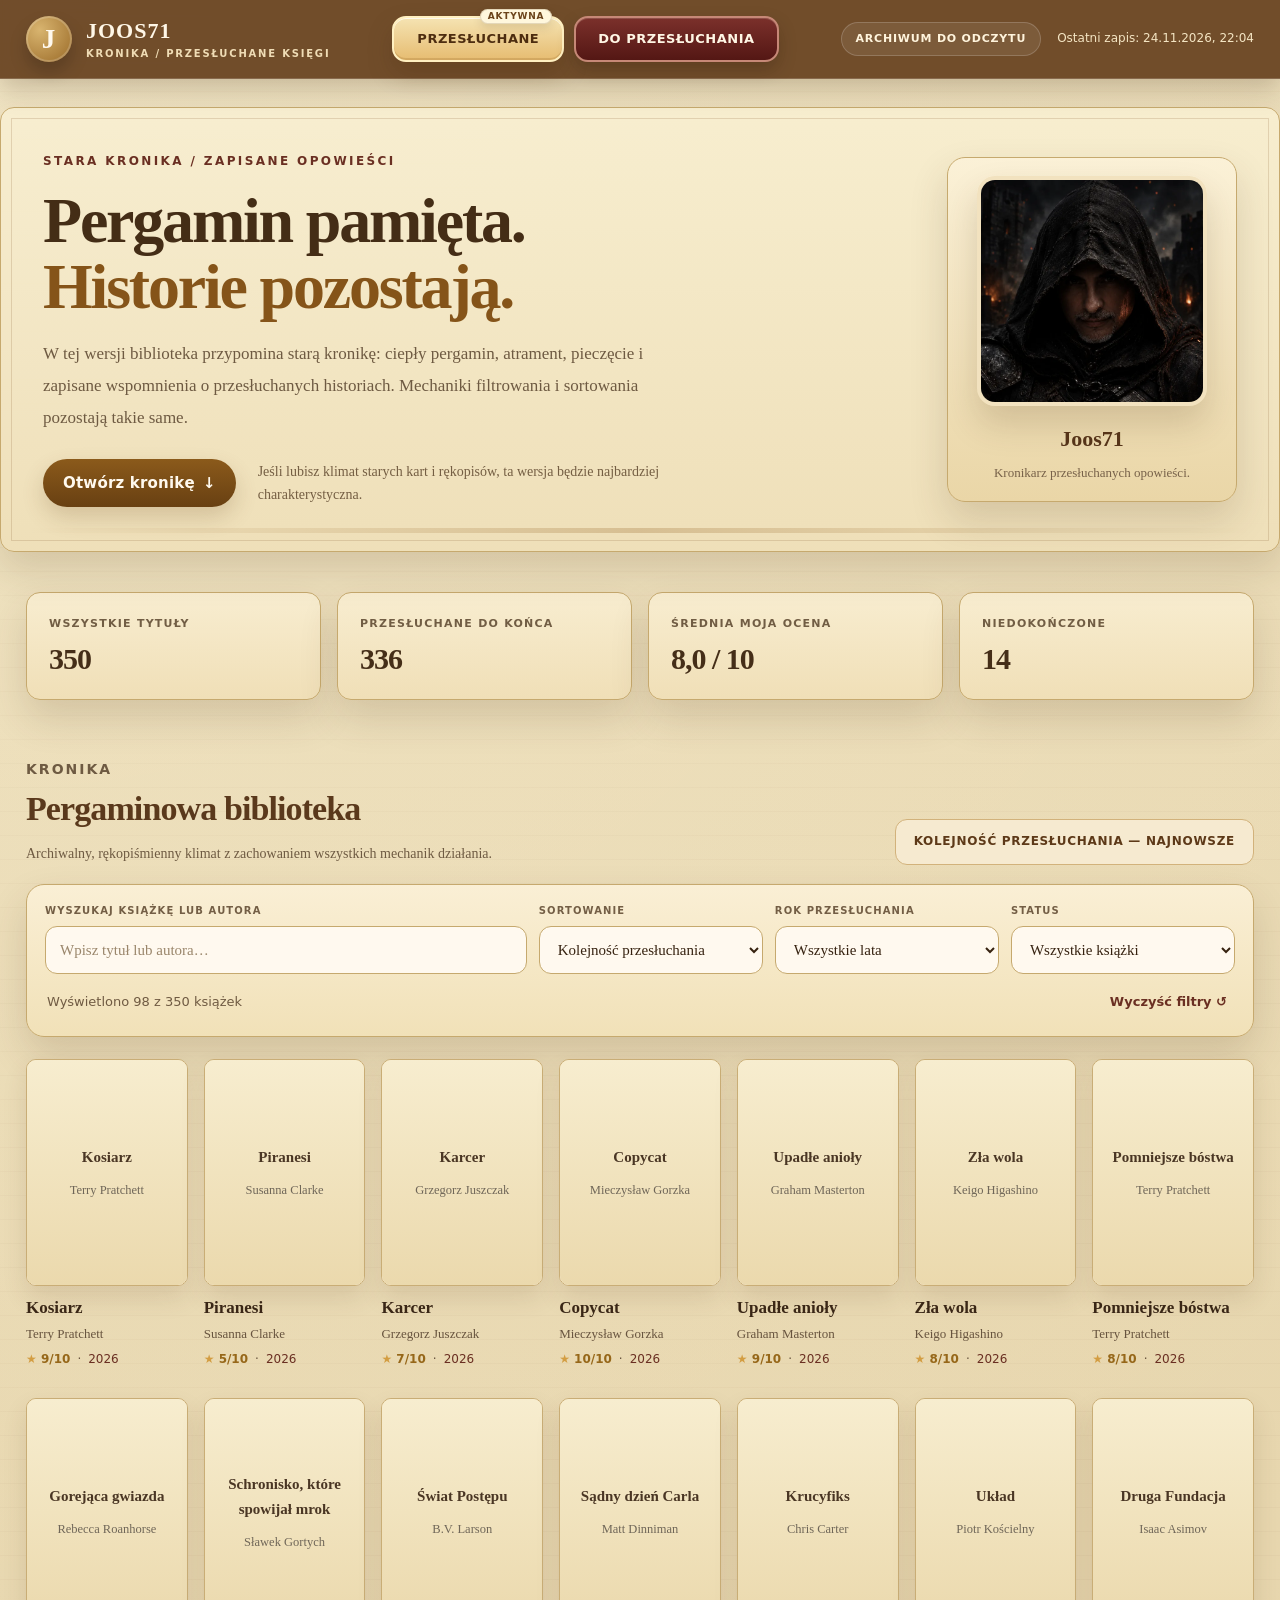
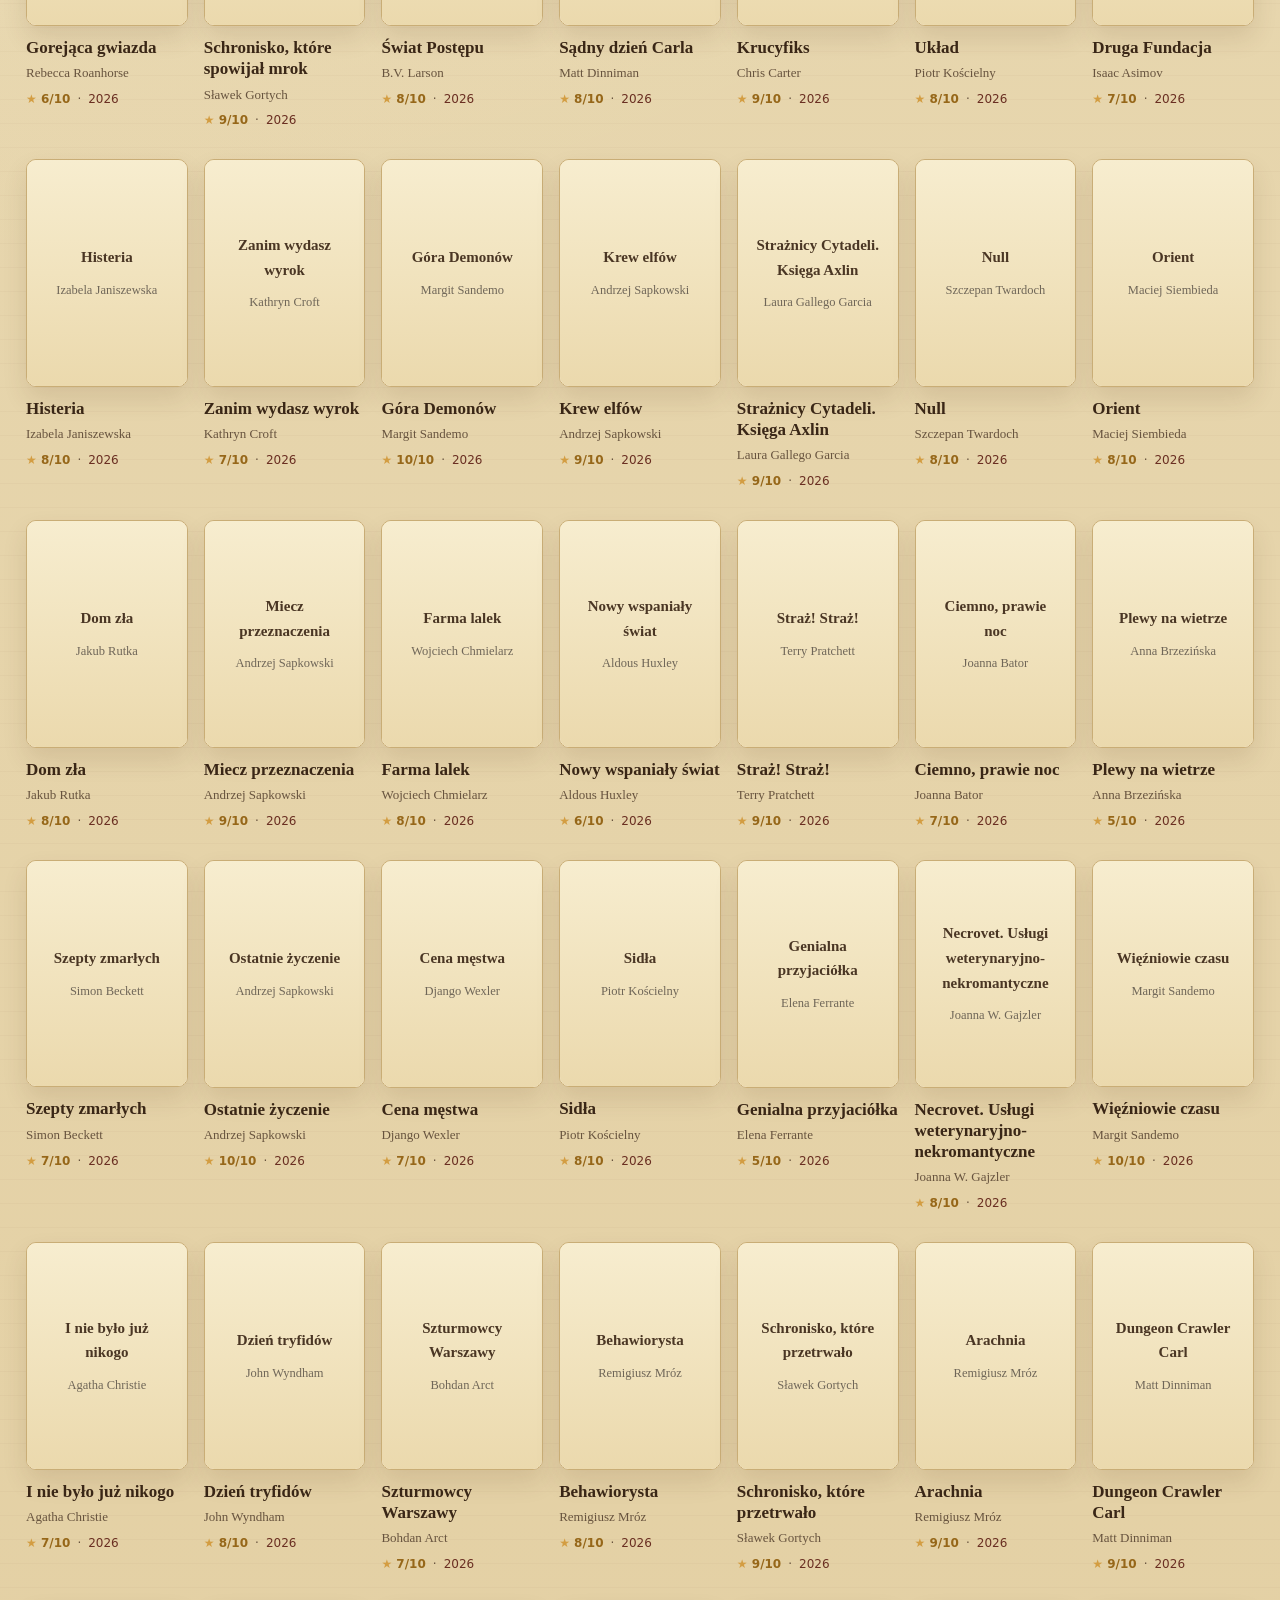
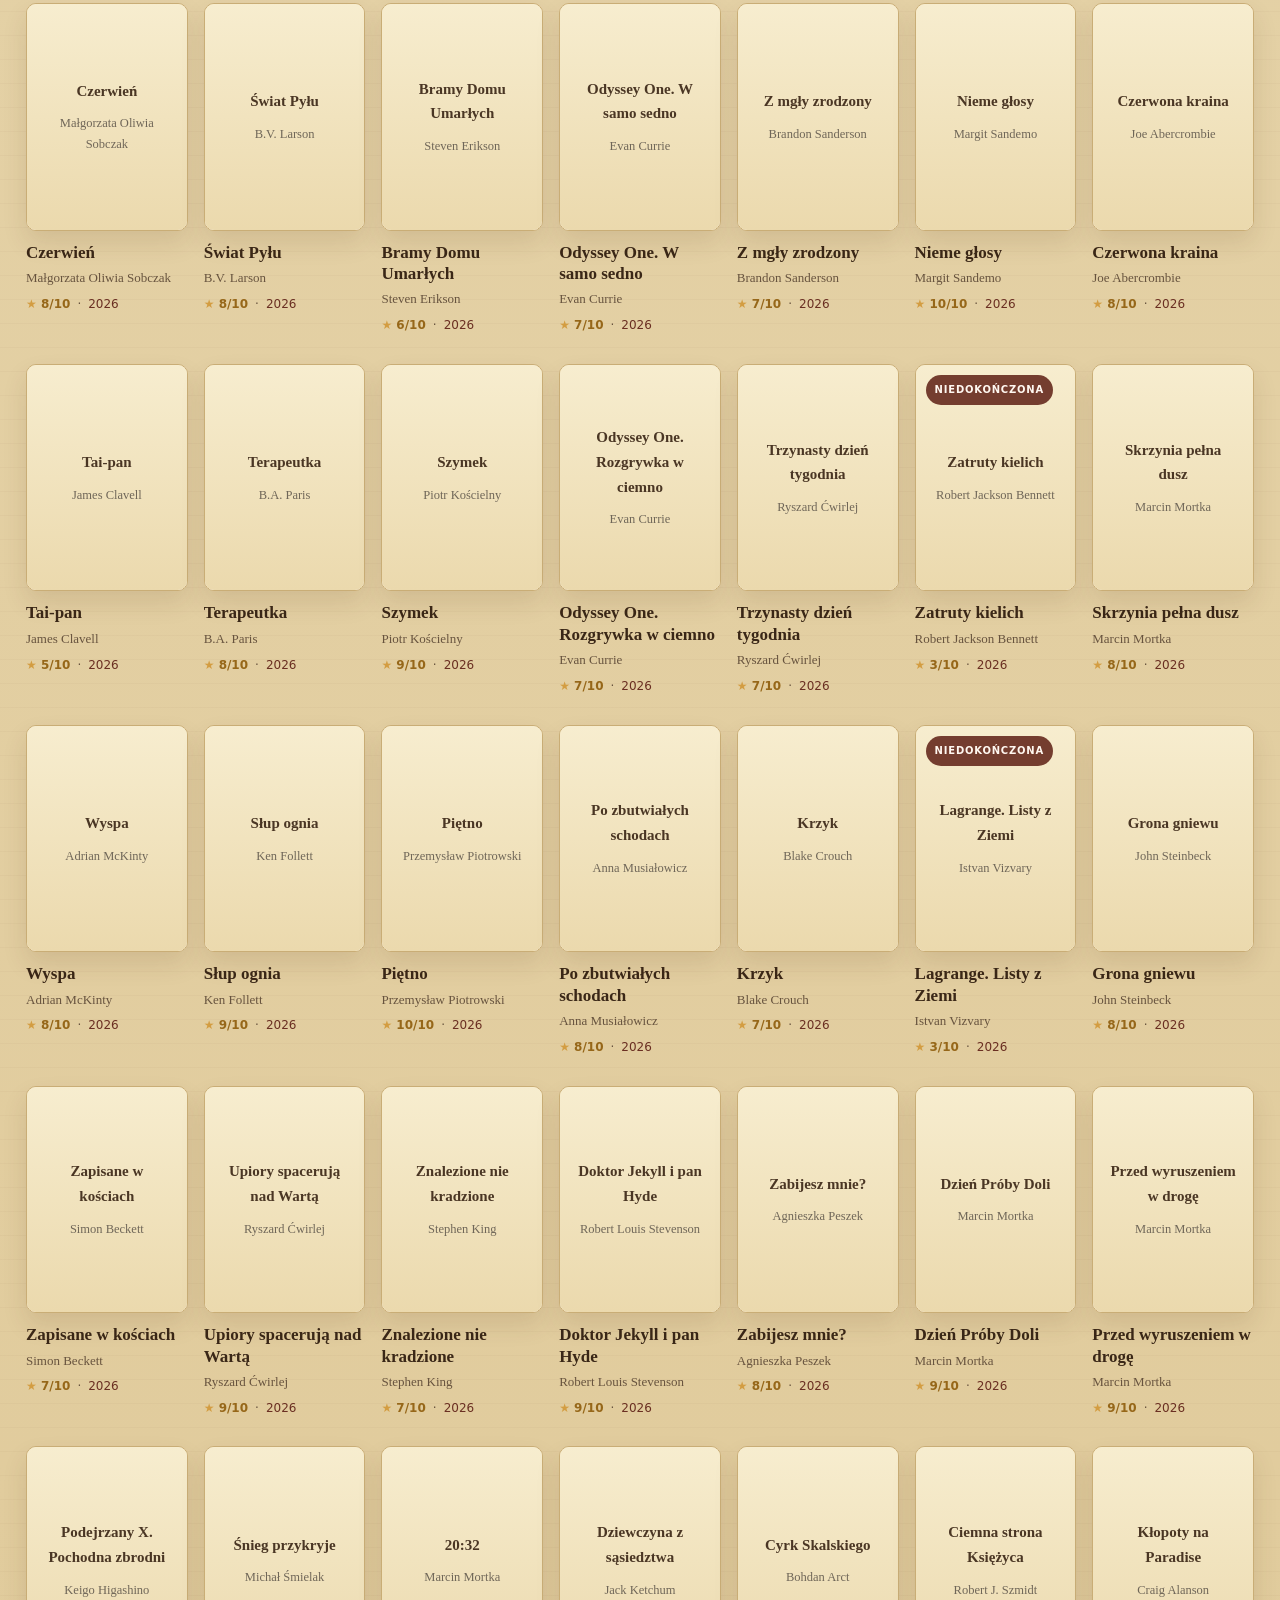
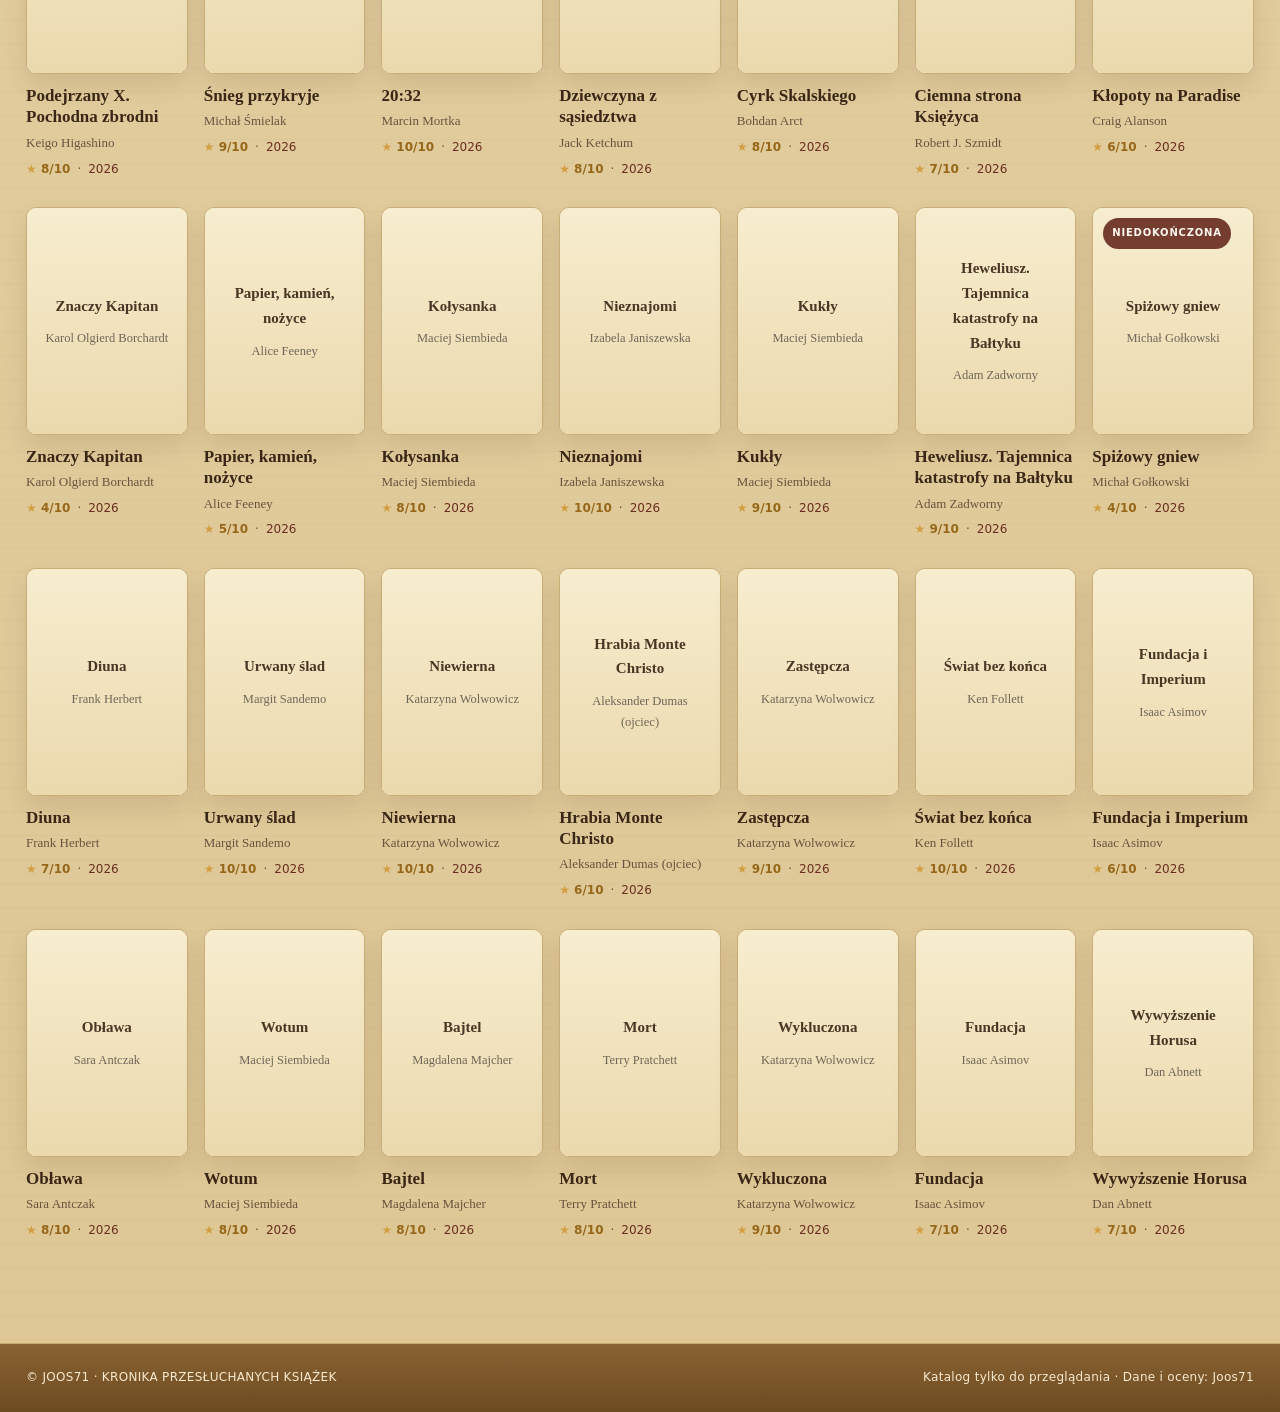
<file: docs/index.html>
<!doctype html><html lang="pl"><head><meta charset="utf-8"><meta name="viewport" content="width=device-width, initial-scale=1"><meta name="color-scheme" content="light"><meta name="theme-color" content="#e5d3aa"><meta name="description" content="Joos71 — kronika przesłuchanych książek na pergaminie."><title>Joos71 — Pergamin i kronika książek</title><link rel="icon" type="image/svg+xml" href="assets/favicon.svg"><link rel="stylesheet" href="style.css"><script defer src="data.js"></script><script defer src="main.js"></script><link rel="stylesheet" href="oczekujace.css" data-joos71-waiting="1"></head><body><a href="#books" class="skip">Przejdź do książek</a><header class="topbar"><div class="container topbar-inner"><a class="brand" href="#top"><span class="brand-mark">J</span><span>JOOS71<small>KRONIKA / PRZESŁUCHANE KSIĘGI</small></span></a><!-- JOOS71_TABS_START --><nav class="catalog-tabs" aria-label="Wybierz katalog"><a class="active" aria-current="page" href="index.html">Przesłuchane</a><a href="do-przesluchania.html">Do przesłuchania</a></nav><!-- JOOS71_TABS_END --><div class="top-status"><span class="view-badge">ARCHIWUM DO ODCZYTU</span><span class="last-status" id="last-update">Zapis: —</span></div></div></header><main id="top"><section class="hero-wrap"><section class="hero container" aria-labelledby="hero-title"><div class="hero-content"><p class="eyebrow">STARA KRONIKA / ZAPISANE OPOWIEŚCI</p><h1 id="hero-title">Pergamin pamięta. <span>Historie pozostają.</span></h1><p class="hero-copy">W tej wersji biblioteka przypomina starą kronikę: ciepły pergamin, atrament, pieczęcie i zapisane wspomnienia o przesłuchanych historiach. Mechaniki filtrowania i sortowania pozostają takie same.</p><div class="hero-actions"><a href="#books" class="explore-link">Otwórz kronikę <span aria-hidden="true">↓</span></a><p class="hero-note">Jeśli lubisz klimat starych kart i rękopisów, ta wersja będzie najbardziej charakterystyczna.</p></div></div><div class="portrait-panel"><button class="avatar-button" id="avatar-open" type="button" title="Powiększ awatar" aria-label="Powiększ awatar Joos71"><img src="assets/avatar.webp" alt="Awatar Joos71" width="250" height="250"><span class="avatar-hint">POWIĘKSZ PORTRET</span></button><div class="portrait-caption"><strong>Joos71</strong><span>Kronikarz przesłuchanych opowieści.</span></div></div></section></section><section class="stats container" aria-label="Statystyki książek"><div class="stat"><span class="stat-name">WSZYSTKIE TYTUŁY</span><strong id="stat-total">—</strong></div><div class="stat"><span class="stat-name">PRZESŁUCHANE DO KOŃCA</span><strong id="stat-finished">—</strong></div><div class="stat"><span class="stat-name">ŚREDNIA MOJA OCENA</span><strong id="stat-average">—</strong></div><div class="stat"><span class="stat-name">NIEDOKOŃCZONE</span><strong id="stat-unfinished">—</strong></div></section><section class="library container" id="books" aria-labelledby="library-title"><div class="library-heading"><div><p class="section-kicker">KRONIKA</p><h2 id="library-title">Pergaminowa biblioteka</h2><p>Archiwalny, rękopiśmienny klimat z zachowaniem wszystkich mechanik działania.</p></div><div class="sort-info" aria-live="polite" id="current-sort">KOLEJNOŚĆ PRZESŁUCHANIA</div></div><div class="controls-panel"><div class="controls"><label class="field search-field"><span>WYSZUKAJ KSIĄŻKĘ LUB AUTORA</span><input id="search" type="search" autocomplete="off" placeholder="Wpisz tytuł lub autora…" aria-label="Wyszukaj po tytule lub autorze"></label><label class="field"><span>SORTOWANIE</span><select id="sort"><option value="order">Kolejność przesłuchania</option><option value="rating-desc">Moja ocena — najwyższa</option><option value="rating-asc">Moja ocena — najniższa</option><option value="title-asc">Tytuł — A do Z</option><option value="title-desc">Tytuł — Z do A</option><option value="author-asc">Autor — A do Z</option><option value="year-desc">Rok — od najnowszego</option><option value="year-asc">Rok — od najstarszego</option></select></label><label class="field"><span>ROK PRZESŁUCHANIA</span><select id="year"><option value="all">Wszystkie lata</option></select></label><label class="field"><span>STATUS</span><select id="status"><option value="all">Wszystkie książki</option><option value="finished">Ukończone</option><option value="unfinished">Niedokończone</option></select></label></div><div class="results-bar"><span id="count-status" aria-live="polite"></span><button type="button" class="reset" id="reset">Wyczyść filtry ↺</button></div></div><div id="book-grid" class="book-grid" aria-label="Lista książek"></div><div class="loading" id="loading" aria-hidden="true"></div><div class="no-results" id="no-results" hidden><strong>Nie znaleziono książek</strong><p>Spróbuj zmienić filtry lub wyszukiwany tekst.</p></div><p class="end-note" id="end-note" hidden>To już wszystkie książki w tym zestawieniu.</p></section></main><footer class="footer"><div class="container footer-inner"><span>© JOOS71 · KRONIKA PRZESŁUCHANYCH KSIĄŻEK</span><span>Katalog tylko do przeglądania · Dane i oceny: Joos71</span></div></footer><button type="button" id="to-top" class="to-top" aria-label="Powrót na górę" title="Wróć na górę">↑</button><dialog id="avatar-dialog" class="avatar-dialog"><button class="close-dialog" id="avatar-close" aria-label="Zamknij powiększenie" type="button">×</button><img src="assets/avatar.webp" alt="Awatar Joos71 w powiększeniu"></dialog></body></html>
<!-- Ponowna publikacja 2026-11-20 -->
</file>
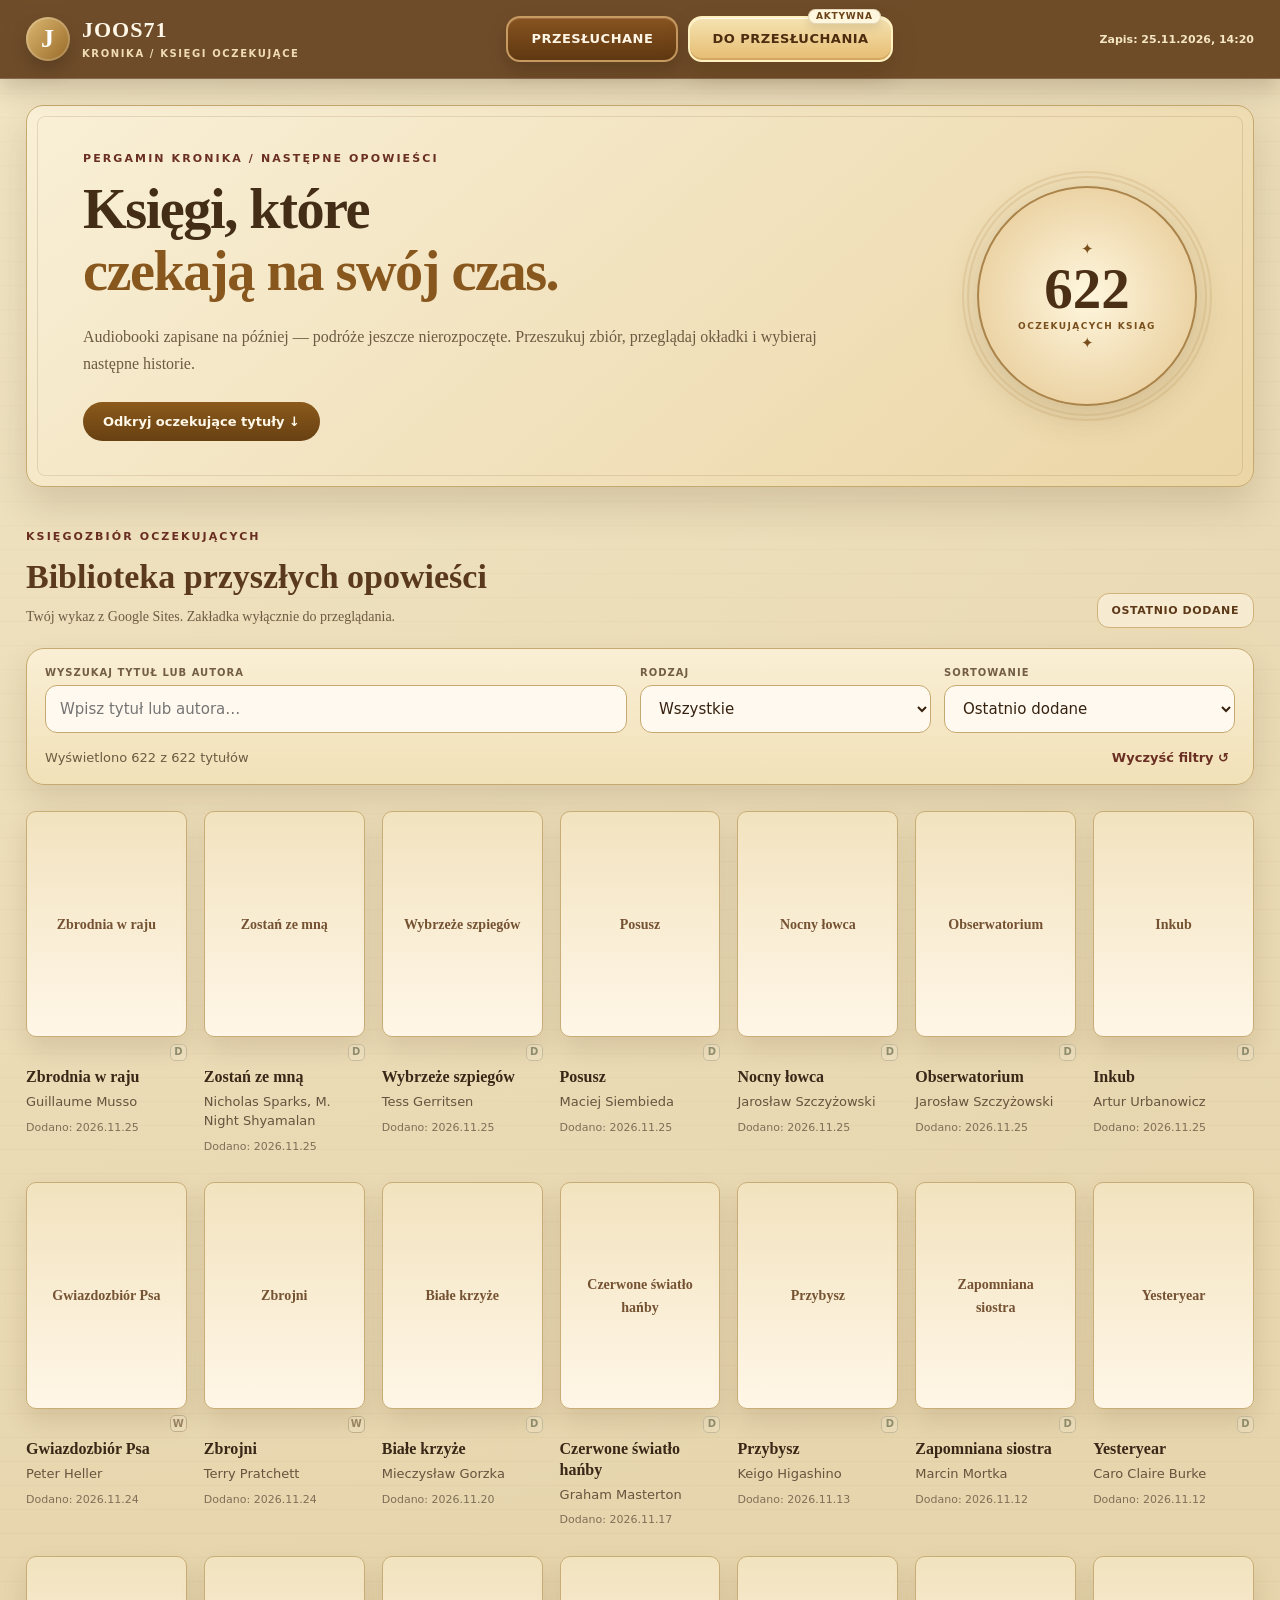
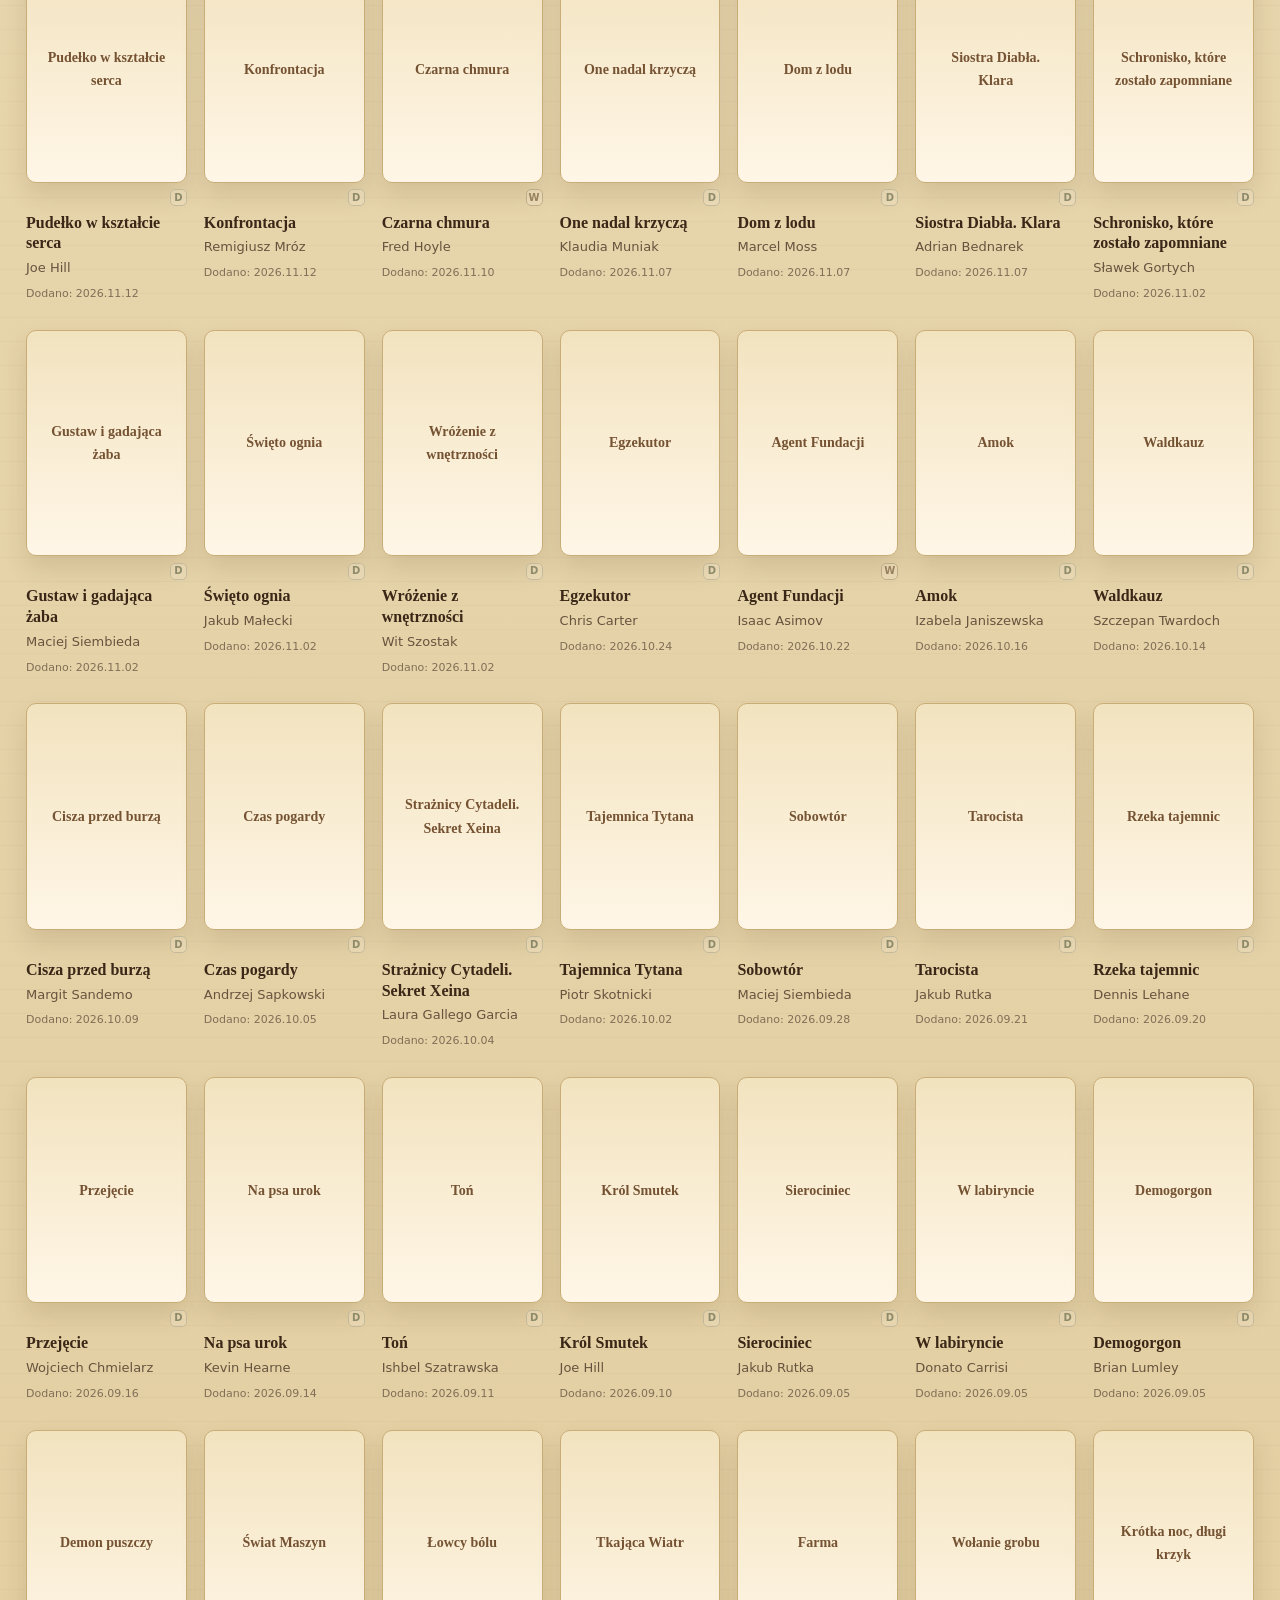
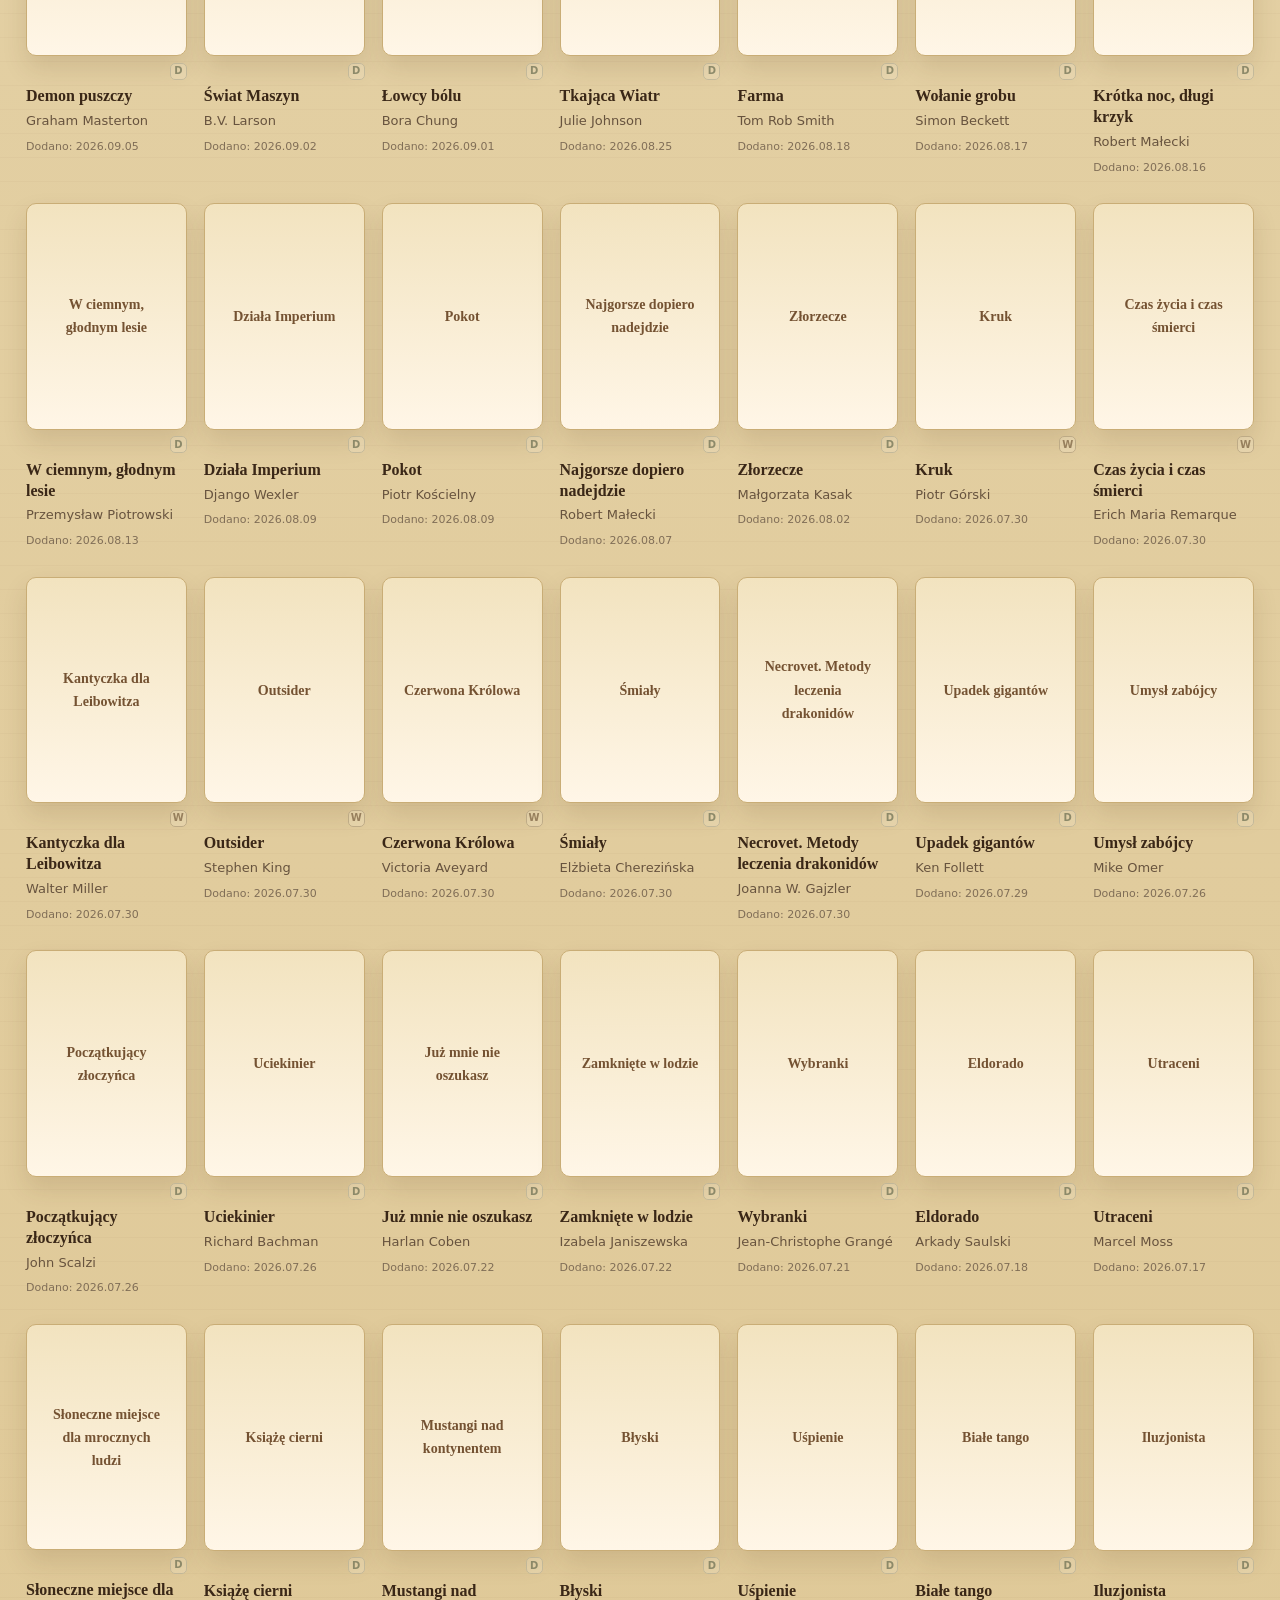
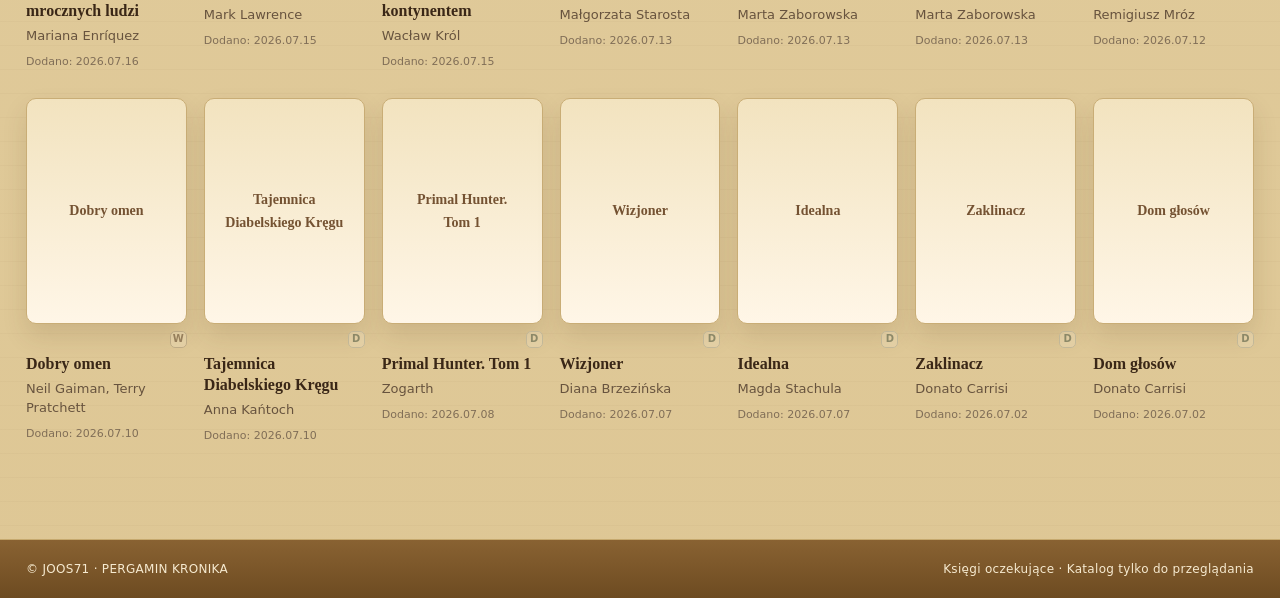
<file: docs/do-przesluchania.html>
<!doctype html>
<html lang="pl">
<head>
<meta charset="utf-8">
<meta name="viewport" content="width=device-width, initial-scale=1">
<meta name="color-scheme" content="light">
<meta name="theme-color" content="#e5d3aa">
<meta name="description" content="Joos71 — kronika audiobooków oczekujących na przesłuchanie.">
<title>Joos71 — Księgi oczekujące | Pergamin Kronika</title>
<link rel="icon" href="assets/favicon.svg" type="image/svg+xml">
<link rel="stylesheet" href="style.css">
<link rel="stylesheet" href="oczekujace.css">
<script defer src="oczekujace-data.js"></script>
<script defer src="oczekujace.js"></script>
</head>
<body class="waiting-page">
<a href="#waiting-books" class="skip">Przejdź do oczekujących książek</a>
<header class="topbar"><div class="container topbar-inner">
<a href="index.html" class="brand" aria-label="Joos71 — kronika książek"><span class="brand-mark">J</span><span>JOOS71<small>KRONIKA / KSIĘGI OCZEKUJĄCE</small></span></a>
<nav class="catalog-tabs" aria-label="Wybierz katalog">
<a href="index.html">Przesłuchane</a><a class="active" aria-current="page" href="do-przesluchania.html">Do przesłuchania</a>
</nav>
<div class="top-status"><span class="last-status" id="waiting-updated">Zapis: —</span></div>
</div></header>
<main id="top">
<div class="container"><section class="waiting-hero" aria-labelledby="waiting-title">
<div class="waiting-hero-copy"><div class="waiting-kicker">PERGAMIN KRONIKA / NASTĘPNE OPOWIEŚCI</div><h1 id="waiting-title">Księgi, które <em>czekają na swój czas.</em></h1><p>Audiobooki zapisane na później — podróże jeszcze nierozpoczęte. Przeszukuj zbiór, przeglądaj okładki i wybieraj następne historie.</p><a class="waiting-link" href="#waiting-books">Odkryj oczekujące tytuły ↓</a></div>
<div class="waiting-medallion" aria-hidden="true"><span>✦</span><strong id="waiting-hero-total">—</strong><small>OCZEKUJĄCYCH KSIĄG</small><span>✦</span></div>
</section></div>

<section class="container waiting-library" id="waiting-books" aria-labelledby="waiting-library-title">
<div class="waiting-title-row"><div><p class="waiting-kicker">KSIĘGOZBIÓR OCZEKUJĄCYCH</p><h2 id="waiting-library-title">Biblioteka przyszłych opowieści</h2><p>Twój wykaz z Google Sites. Zakładka wyłącznie do przeglądania.</p></div><span class="waiting-sort-hint" id="waiting-sort-label" aria-live="polite">NAJNOWSZE DODANE</span></div>
<div class="waiting-filters"><div class="waiting-controls">
<label><span>WYSZUKAJ TYTUŁ LUB AUTORA</span><input id="waiting-query" type="search" placeholder="Wpisz tytuł lub autora…" autocomplete="off"></label>
<label><span>RODZAJ</span><select id="waiting-type"><option value="all">Wszystkie</option><option value="własna">Własne</option><option value="darmowa">Darmowe</option></select></label>
<label><span>SORTOWANIE</span><select id="waiting-sort"><option value="newest">Ostatnio dodane</option><option value="oldest">Najdawniej dodane</option><option value="title">Tytuł A–Z</option><option value="title-desc">Tytuł Z–A</option><option value="author">Autor A–Z</option></select></label>
</div><div class="waiting-results"><span id="waiting-count" role="status" aria-live="polite">Wczytywanie…</span><button type="button" id="waiting-reset">Wyczyść filtry ↺</button></div></div>
<div id="waiting-grid" class="waiting-grid" aria-label="Lista audiobooków"></div>
<p id="waiting-empty" class="waiting-empty" hidden>Nie znaleziono książek spełniających kryteria.</p>
<div id="waiting-sentinel" aria-hidden="true"></div>
<p id="waiting-end" class="waiting-end" hidden>To wszystkie książki z tego zestawienia.</p>
</section>
</main>
<footer class="footer"><div class="container footer-inner"><span>© JOOS71 · PERGAMIN KRONIKA</span><span>Księgi oczekujące · Katalog tylko do przeglądania</span></div></footer>
<button class="to-top" id="waiting-top" aria-label="Wróć na górę" title="Wróć na górę">↑</button>
</body></html>
</file>
<file: docs/style.css>
:root{color-scheme:light;--bg:#e7d8b3;--bg2:#d8bd88;--paper:#f6ecd1;--paper2:#efe0b9;--line:#c6a96e;--ink:#3e2c18;--muted:#6e5a42;--accent:#8d5a1a;--accent2:#6a2f22;--shadow:0 18px 38px rgba(74,48,22,.16);--max:1280px}*{box-sizing:border-box}html{scroll-behavior:smooth;scroll-padding-top:86px}body{margin:0;min-height:100vh;color:var(--ink);background:radial-gradient(circle at top left,rgba(255,248,223,.35),transparent 30%),repeating-linear-gradient(0deg,rgba(111,74,46,.035),rgba(111,74,46,.035) 1px,transparent 1px,transparent 24px),linear-gradient(180deg,#eadbb6,#dec795);font:15px/1.65 "Book Antiqua",Palatino,"Palatino Linotype",Georgia,serif}button,input,select{font:inherit}button{cursor:pointer}a{color:inherit}.skip{position:absolute;top:-100px;left:20px;z-index:10;color:#fff;background:var(--accent2);padding:10px 14px;border-radius:8px}.skip:focus{top:10px}.container{max-width:var(--max);margin:auto;padding-inline:26px}.topbar{position:sticky;top:0;z-index:20;background:rgba(102,65,30,.92);backdrop-filter:blur(10px);border-bottom:1px solid rgba(255,255,255,.16);box-shadow:0 10px 24px rgba(54,32,12,.22)}.topbar-inner{display:flex;align-items:center;justify-content:space-between;min-height:78px;gap:20px}.brand{display:flex;align-items:center;gap:14px;text-decoration:none;color:#fff7e7;font-weight:800;letter-spacing:1px;font-size:22px;line-height:1.12}.brand small{display:block;font-family:system-ui,-apple-system,"Segoe UI",sans-serif;font-size:10px;letter-spacing:1.8px;color:#efdcb5;margin-top:4px}.brand-mark{display:grid;place-items:center;width:46px;height:46px;border-radius:50%;background:radial-gradient(circle at 30% 30%,#d8b46f,#9a6a27);color:#fff9ee;font-size:27px;font-weight:700;box-shadow:inset 0 0 0 2px rgba(255,255,255,.18),0 10px 18px rgba(0,0,0,.2)}.top-status{display:flex;align-items:center;gap:16px;flex-wrap:wrap;justify-content:flex-end;font-family:system-ui,-apple-system,"Segoe UI",sans-serif}.view-badge{font-size:11px;font-weight:900;letter-spacing:.8px;color:#fff4dc;border:1px solid rgba(255,255,255,.18);background:rgba(255,255,255,.08);padding:7px 14px;border-radius:999px}.last-status{font-size:12px;color:#f4e5c3}.hero-wrap{padding:28px 0 14px}.hero{position:relative;display:grid;grid-template-columns:minmax(0,1.25fr) 290px;gap:34px;align-items:center;padding:44px 42px;border:1px solid var(--line);border-radius:14px;background:linear-gradient(180deg,rgba(248,238,208,.96),rgba(239,223,185,.96));box-shadow:var(--shadow);overflow:hidden}.hero::before{content:"";position:absolute;inset:10px;border:1px solid rgba(120,80,34,.18);pointer-events:none}.hero::after{content:"";position:absolute;left:26px;right:26px;bottom:18px;height:5px;background:linear-gradient(90deg,transparent,var(--accent),transparent);opacity:.25}.eyebrow{margin:0 0 16px;font-family:system-ui,-apple-system,"Segoe UI",sans-serif;font-weight:900;color:var(--accent2);font-size:12px;letter-spacing:2.4px}.hero h1{margin:0 0 18px;font-size:clamp(42px,5vw,72px);line-height:1.03;letter-spacing:-2.2px;font-weight:700;color:#442d16}.hero h1 span{display:block;color:#855419}.hero-copy{margin:0;max-width:620px;color:var(--muted);font-size:17px;line-height:1.9}.hero-actions{display:flex;align-items:flex-start;gap:22px;flex-wrap:wrap;margin-top:24px}.explore-link{display:inline-flex;align-items:center;gap:8px;text-decoration:none;background:linear-gradient(180deg,#8b5a1b,#684012);color:#fff9ee;border-radius:999px;padding:12px 20px;font-family:system-ui,-apple-system,"Segoe UI",sans-serif;font-weight:800;letter-spacing:.2px;box-shadow:0 10px 22px rgba(98,66,24,.2)}.explore-link:hover{filter:brightness(1.08)}.hero-note{margin:1px 0 0;max-width:410px;color:#745e43;font-size:14px}.portrait-panel{padding:18px;border-radius:18px;background:linear-gradient(180deg,#fbf1d7,#ead6a7);border:1px solid var(--line);box-shadow:var(--shadow);text-align:center}.avatar-button{position:relative;display:block;border:0;background:none;padding:0;margin:0 auto;width:230px;height:230px;border-radius:18px;overflow:hidden;box-shadow:0 18px 34px rgba(77,50,18,.18)}.avatar-button img{width:100%;height:100%;object-fit:cover;border-radius:18px;border:4px solid #f2e2bf}.avatar-hint{position:absolute;left:14px;right:14px;bottom:14px;opacity:0;transition:opacity .2s;background:rgba(57,35,15,.76);color:#fff6ea;border-radius:999px;padding:8px 12px;font-size:11px;letter-spacing:1px;font-family:system-ui,-apple-system,"Segoe UI",sans-serif;font-weight:800}.avatar-button:hover .avatar-hint,.avatar-button:focus-visible .avatar-hint{opacity:1}.portrait-caption{display:flex;flex-direction:column;gap:4px;padding-top:15px}.portrait-caption strong{font-size:22px;color:#57351a}.portrait-caption span{color:#776149;font-size:13px}.stats{display:grid;grid-template-columns:repeat(4,minmax(0,1fr));gap:16px;padding-block:26px 54px}.stat{min-width:0;padding:22px;border-radius:14px;background:linear-gradient(180deg,#f8edd0,#f0dfb7);border:1px solid var(--line);box-shadow:var(--shadow)}.stat-name{display:block;margin-bottom:8px;font-family:system-ui,-apple-system,"Segoe UI",sans-serif;font-size:11px;color:#715d44;font-weight:900;letter-spacing:1.25px}.stat strong{font-size:30px;line-height:1.2;letter-spacing:-1px;color:#452e18}.library{padding-bottom:100px}.library-heading{display:flex;justify-content:space-between;gap:18px;align-items:flex-end;margin-bottom:19px}.section-kicker{margin:0 0 6px;font-family:system-ui,-apple-system,"Segoe UI",sans-serif;font-size:11px;letter-spacing:2px;color:var(--accent2);font-weight:900}.library-heading h2{font-size:34px;letter-spacing:-.9px;margin:0;color:#5a391c}.library-heading p{color:var(--muted);font-size:14px;margin:4px 0 0}.sort-info{font-family:system-ui,-apple-system,"Segoe UI",sans-serif;font-size:12px;letter-spacing:.7px;font-weight:900;color:#5d3918;border:1px solid #d2b27b;background:#f6ead0;padding:12px 18px;border-radius:12px;text-align:center;max-width:360px}.controls-panel{background:linear-gradient(180deg,#faefd5,#f1e1b8);border:1px solid var(--line);border-radius:18px;padding:18px;box-shadow:var(--shadow)}.controls{display:grid;grid-template-columns:minmax(240px,2.15fr) repeat(3,minmax(120px,1fr));gap:12px}.field{display:flex;flex-direction:column;gap:7px;min-width:0}.field>span{font-family:system-ui,-apple-system,"Segoe UI",sans-serif;font-size:10px;font-weight:900;letter-spacing:1.1px;color:#735e45}.field input,.field select{height:48px;width:100%;background:#fff9ef;color:#362210;border:1px solid var(--line);border-radius:12px;padding:0 14px;outline:0}.field input::placeholder{color:#9a866b}.field input:focus,.field select:focus{border-color:#bf8e3d;box-shadow:0 0 0 4px rgba(191,142,61,.12)}.results-bar{display:flex;gap:20px;justify-content:space-between;align-items:center;color:#6f5a42;font-size:13px;margin:16px 2px 4px;font-family:system-ui,-apple-system,"Segoe UI",sans-serif}.reset{border:none;background:none;color:#6a2f22;font-size:13px;font-weight:700}.reset:hover{text-decoration:underline}.book-grid{display:grid;grid-template-columns:repeat(7,minmax(0,1fr));column-gap:16px;row-gap:28px;margin-top:22px}.book-card{min-width:0}.cover-link{display:block;text-decoration:none;color:inherit}.cover-frame{position:relative;overflow:hidden;aspect-ratio:.71;border-radius:10px;background:linear-gradient(180deg,#f2e3bf,#fff6e7);border:1px solid #c9ad76;transition:transform .22s ease,border-color .22s ease,box-shadow .22s ease;box-shadow:0 12px 24px rgba(82,52,25,.12)}.cover-link:hover .cover-frame,.cover-link:focus-visible .cover-frame{transform:translateY(-4px) rotate(-.3deg);border-color:#8b5a1b;box-shadow:0 18px 32px rgba(82,52,25,.18)}.cover-frame img{width:100%;height:100%;object-fit:cover;display:block;background:#efe1bf}.cover-fallback{display:flex;flex-direction:column;justify-content:center;align-items:center;height:100%;padding:16px;text-align:center;background:linear-gradient(180deg,#f7edcf,#ebd9ad);color:#4a3624;font-weight:700}.cover-fallback small{display:block;margin-top:10px;font-weight:400;color:#6f6658}.unfinished-tag{position:absolute;left:10px;top:10px;padding:7px 9px;border-radius:999px;background:rgba(106,47,34,.92);color:#fff7f0;font-family:system-ui,-apple-system,"Segoe UI",sans-serif;font-size:10px;font-weight:900;letter-spacing:.8px}.book-title{font-size:17px;line-height:1.25;margin:11px 0 0;color:#3a2717;font-weight:700}.book-title a{text-decoration:none}.book-title a:hover{text-decoration:underline}.book-author{font-size:13px;color:#67533e;line-height:1.45;margin:6px 0 0;overflow-wrap:anywhere}.book-meta{display:flex;gap:7px;align-items:center;flex-wrap:wrap;margin-top:7px;font-size:12px;color:#67533e;font-family:system-ui,-apple-system,"Segoe UI",sans-serif}.rating{font-weight:900;color:#966719}.rating::before{content:'★ ';color:#d39d42}.book-year{color:#6a2f22}.year-divider{grid-column:1/-1;color:#7a6553;font-size:13px;font-weight:800;letter-spacing:1px;border-bottom:1px solid var(--line);padding-top:12px}.no-results{text-align:center;border:1px dashed #b99a72;border-radius:18px;padding:42px;color:#7b6957;background:rgba(255,248,230,.8)}.no-results strong{font-size:22px;color:#5b3a21}.end-note{text-align:center;font-size:12px;color:#7b6957;margin-top:35px;font-family:system-ui,-apple-system,"Segoe UI",sans-serif}.loading{height:2px}.footer{border-top:1px solid var(--line);background:linear-gradient(180deg,#896232,#6d4b21);color:#f6ead0;font-size:12px;letter-spacing:.3px;font-family:system-ui,-apple-system,"Segoe UI",sans-serif}.footer-inner{display:flex;justify-content:space-between;padding-block:24px;gap:12px}.to-top{position:fixed;bottom:22px;right:22px;z-index:30;width:48px;height:48px;border:1px solid #b99153;border-radius:50%;background:#fff4df;color:#6a2f22;font-size:25px;box-shadow:0 10px 24px rgba(85,63,28,.16);opacity:0;pointer-events:none;transform:translateY(12px);transition:opacity .2s,transform .2s,border-color .2s}.to-top.visible{opacity:1;pointer-events:auto;transform:none}.to-top:hover{border-color:#8b5a1b}.avatar-dialog{border:1px solid var(--line);background:#fff7e5;border-radius:18px;padding:28px;max-width:90vw;box-shadow:0 20px 90px rgba(40,24,12,.35)}.avatar-dialog::backdrop{background:rgba(44,27,10,.72)}.avatar-dialog img{display:block;width:min(600px,80vw);height:auto;max-height:80vh;object-fit:contain;border-radius:12px}.close-dialog{position:absolute;top:3px;right:7px;color:#432d17;background:none;border:0;font-size:34px}.avatar-dialog:not([open]){display:none}@media(max-width:1100px){.hero{grid-template-columns:minmax(0,1fr) 250px}.book-grid{grid-template-columns:repeat(5,minmax(0,1fr))}.controls{grid-template-columns:repeat(2,minmax(0,1fr))}}@media(max-width:700px){.container{padding-inline:16px}.topbar-inner{min-height:72px}.top-status{gap:6px}.view-badge{display:none}.last-status{font-size:10px}.hero{grid-template-columns:1fr;gap:22px;padding:28px 20px}.hero h1{font-size:40px;letter-spacing:-1.4px}.hero-copy{font-size:15px}.hero-note{font-size:13px}.portrait-panel{max-width:260px}.avatar-button{width:100%;height:auto;aspect-ratio:1/1}.stats{grid-template-columns:repeat(2,minmax(0,1fr));gap:10px;padding-bottom:40px}.stat{padding:16px}.stat strong{font-size:24px}.library-heading{align-items:flex-start;flex-direction:column}.sort-info{align-self:flex-start;font-size:11px;padding:8px 10px}.controls{grid-template-columns:repeat(2,minmax(0,1fr));gap:10px}.search-field{grid-column:span 2}.book-grid{grid-template-columns:repeat(3,minmax(0,1fr));gap:18px 10px}.book-title{font-size:13px}.book-author{font-size:11px}.footer-inner{flex-direction:column}.results-bar{font-size:12px}}@media(max-width:390px){.hero h1{font-size:34px}.book-grid{grid-template-columns:repeat(2,minmax(0,1fr))}}
</file>
<file: docs/oczekujace.css>
/* Księgi oczekujące — rozszerzenie Pergamin Kronika v1.4.
   Oryginalny docs/style.css i mechaniki przesłuchanych pozostają nietknięte. */
.catalog-tabs{display:flex;align-items:center;gap:10px;flex-wrap:wrap;font:800 13px/1.25 system-ui,-apple-system,"Segoe UI",sans-serif}
.catalog-tabs a{position:relative;display:inline-flex;align-items:center;justify-content:center;min-width:172px;white-space:nowrap;border-radius:14px;padding:13px 22px;border:2px solid transparent;color:#fff6e5;text-decoration:none;letter-spacing:.5px;text-transform:uppercase;box-shadow:0 8px 18px rgba(35,18,6,.24),inset 0 1px 0 rgba(255,248,229,.16);transition:transform .15s,box-shadow .15s,filter .15s,background .15s}
.catalog-tabs a:first-child{background:linear-gradient(180deg,#875320,#5f3811);border-color:#c79a60}
.catalog-tabs a:last-child{background:linear-gradient(180deg,#7b302b,#541714);border-color:#c68877}
.catalog-tabs a:hover,.catalog-tabs a:focus-visible{transform:translateY(-1px);filter:brightness(1.07);box-shadow:0 12px 22px rgba(35,18,6,.3),inset 0 1px 0 rgba(255,248,229,.22)}
.catalog-tabs a.active{color:#4d2d10;background:linear-gradient(180deg,#f5e3b2,#e6bc71);border-color:#fff0c0;box-shadow:0 12px 24px rgba(76,47,14,.28),inset 0 1px 0 rgba(255,255,255,.75),inset 0 -2px 0 rgba(120,74,15,.18)}
.catalog-tabs a.active::after{content:"AKTYWNA";position:absolute;right:10px;top:-9px;padding:2px 7px;border-radius:999px;background:#fff7dd;color:#6b431a;border:1px solid rgba(107,67,26,.18);font:900 9px/1 system-ui,-apple-system,"Segoe UI",sans-serif;letter-spacing:.8px;box-shadow:0 4px 10px rgba(58,33,8,.12)}
.waiting-page{color:#3e2c18;background:radial-gradient(circle at top left,rgba(255,248,223,.35),transparent 30%),repeating-linear-gradient(0deg,rgba(111,74,46,.035),rgba(111,74,46,.035) 1px,transparent 1px,transparent 24px),linear-gradient(180deg,#eadbb6,#dec795);font-family:"Book Antiqua",Palatino,"Palatino Linotype",Georgia,serif;min-height:100vh}
.waiting-page *{box-sizing:border-box}
.waiting-page .topbar{position:sticky;top:0;z-index:20;background:rgba(102,65,30,.93);backdrop-filter:blur(9px);border-bottom:1px solid #ffffff29;box-shadow:0 10px 24px #36200c38}
.waiting-page .topbar-inner{display:flex;align-items:center;justify-content:space-between;min-height:78px;gap:14px;flex-wrap:wrap;padding-block:10px}
.waiting-page .brand{display:flex;align-items:center;gap:12px;text-decoration:none;color:#fff7e7;font-weight:800;font-size:22px;line-height:1.12;letter-spacing:1px}
.waiting-page .brand small{display:block;font:600 10px/1.2 system-ui,sans-serif;letter-spacing:1.6px;color:#efdcb5;margin-top:5px}
.waiting-page .brand-mark{display:grid;place-items:center;width:44px;height:44px;border-radius:50%;background:linear-gradient(130deg,#dcb974,#986926);color:white;font-size:26px}
.waiting-page .last-status{font:600 11px system-ui,sans-serif;color:#f4e5c3}
.waiting-page .container{max-width:1280px;margin:auto;padding-inline:26px}
.waiting-hero{display:flex;justify-content:space-between;align-items:center;gap:32px;position:relative;overflow:hidden;min-height:310px;padding:45px 56px;margin:26px 0 42px;border:1px solid #c6a96e;border-radius:17px;background:linear-gradient(140deg,rgba(249,240,215,.98),rgba(235,213,165,.97));box-shadow:0 18px 38px #4a301629}
.waiting-hero::before{content:"";position:absolute;inset:10px;border:1px solid #78502228;pointer-events:none;border-radius:8px}
.waiting-hero-copy{position:relative;z-index:1;max-width:760px}
.waiting-kicker{margin:0 0 13px;font:900 11px/1.4 system-ui,sans-serif;letter-spacing:2.1px;color:#6a2f22}
.waiting-hero h1{font-size:clamp(35px,4.4vw,61px);letter-spacing:-1.5px;line-height:1.09;color:#442d16;font-weight:700;margin:0 0 21px}
.waiting-hero h1 em{font-style:normal;color:#88571e;display:block}
.waiting-hero p{font-size:16px;line-height:1.7;color:#6e5a42;margin:0 0 24px}
.waiting-link{display:inline-flex;align-items:center;gap:8px;border-radius:999px;padding:12px 20px;background:linear-gradient(#8b5a1b,#684012);color:#fff8e9;text-decoration:none;font:800 13px system-ui,sans-serif}
.waiting-medallion{position:relative;z-index:1;flex:0 0 220px;height:220px;border-radius:50%;display:flex;flex-direction:column;align-items:center;justify-content:center;border:2px solid #aa844a;outline:7px double #b9925738;outline-offset:8px;background:radial-gradient(circle,#fff7de,#e4c58e);box-shadow:0 10px 35px #65441c33;color:#79501d;line-height:1.2}
.waiting-medallion strong{font-size:57px;line-height:1.1;color:#4b3016}.waiting-medallion small{font:900 9px/1.5 system-ui,sans-serif;letter-spacing:1.4px;text-align:center}
.waiting-library{padding-bottom:90px}.waiting-title-row{display:flex;align-items:end;justify-content:space-between;gap:22px;margin-bottom:20px}
.waiting-title-row h2{margin:0;font-size:34px;line-height:1.2;color:#5a391c}.waiting-title-row p:not(.waiting-kicker){margin:7px 0 0;color:#6e5a42;font-size:14px}
.waiting-sort-hint{border:1px solid #d2b27b;background:#f6ead0;padding:10px 14px;border-radius:12px;font:900 11px system-ui,sans-serif;letter-spacing:.6px;color:#5d3918;white-space:nowrap}
.waiting-filters{background:linear-gradient(#faefd5,#f1e1b8);border:1px solid #c6a96e;border-radius:18px;padding:18px;box-shadow:0 15px 30px #4a301620}
.waiting-controls{display:grid;grid-template-columns:minmax(230px,2fr) repeat(2,minmax(150px,1fr));gap:13px}
.waiting-controls label{min-width:0;display:flex;flex-direction:column;gap:7px}.waiting-controls label span{font:900 10px system-ui,sans-serif;letter-spacing:1px;color:#735e45}
.waiting-controls input,.waiting-controls select{width:100%;height:48px;border:1px solid #c6a96e;border-radius:12px;padding:0 14px;background:#fff9ef;color:#362210;font:15px system-ui,sans-serif}
.waiting-controls input:focus,.waiting-controls select:focus{outline:2px solid #ba934f;outline-offset:1px}
.waiting-results{display:flex;justify-content:space-between;gap:14px;align-items:center;margin-top:16px;color:#6f5a42;font:13px system-ui,sans-serif}
.waiting-results button{background:none;border:0;color:#6a2f22;font:700 13px system-ui,sans-serif;cursor:pointer}.waiting-results button:hover{text-decoration:underline}
.waiting-grid{display:grid;grid-template-columns:repeat(7,minmax(0,1fr));gap:27px 17px;margin-top:26px}.waiting-item{min-width:0}
.waiting-cover{position:relative;aspect-ratio:.71;overflow:hidden;border:1px solid #c9ad76;border-radius:10px;background:linear-gradient(#f2e3bf,#fff6e7);box-shadow:0 12px 24px #52341922;transition:transform .18s,border-color .18s}
.waiting-item:hover .waiting-cover{transform:translateY(-3px);border-color:#8b5a1b}.waiting-cover img{position:absolute;inset:0;width:100%;height:100%;object-fit:cover;background:#efe1bf}
.waiting-cover-fallback{position:absolute;inset:0;padding:20px;display:flex;flex-direction:column;align-items:center;justify-content:center;text-align:center;font-weight:700;font-size:14px;color:#745232}
.waiting-under-cover{display:flex;justify-content:flex-end;align-items:center;height:20px;margin-top:5px}
.waiting-type-mark{display:inline-grid;place-items:center;min-width:17px;height:17px;border:1px solid #b6a482;border-radius:5px;background:rgba(255,249,228,.26);color:#846c4d;font:600 10px/1 system-ui,sans-serif;cursor:help;opacity:.78}
.waiting-type-mark.free{color:#77795d;border-color:#bcb59a}.waiting-item h3{font:700 16px/1.3 Georgia,serif;color:#3a2717;margin:5px 0 5px;overflow-wrap:anywhere}
.waiting-author{font:13px/1.45 system-ui,sans-serif;color:#67533e;margin:0;overflow-wrap:anywhere}.waiting-meta{font:11px/1.6 system-ui,sans-serif;color:#806e57;margin-top:7px}
.waiting-empty{padding:50px;border:1px dashed #b99a72;border-radius:17px;background:#f6e9cd;color:#62442a;text-align:center}.waiting-end{text-align:center;font:12px system-ui,sans-serif;color:#7b6957;margin:45px 0}
.waiting-page #waiting-sentinel{height:5px}.waiting-page .footer{border-top:1px solid #c6a96e;background:linear-gradient(#896232,#6d4b21);color:#f6ead0;font:12px system-ui,sans-serif}.waiting-page .footer-inner{display:flex;justify-content:space-between;gap:15px;padding-block:22px}
.waiting-page .to-top{position:fixed;right:22px;bottom:22px;z-index:30;opacity:0;pointer-events:none;transform:translateY(12px);transition:.2s;background:#fff4df;color:#6a2f22;border:1px solid #b99153;border-radius:50%;width:48px;height:48px;font-size:24px;box-shadow:0 10px 24px #55401833}.waiting-page .to-top.visible{opacity:1;pointer-events:auto;transform:none}
@media(max-width:1100px){.waiting-grid{grid-template-columns:repeat(5,minmax(0,1fr))}.waiting-medallion{flex-basis:180px;height:180px}.waiting-medallion strong{font-size:45px}}
@media(max-width:780px){.catalog-tabs{order:3;width:100%;justify-content:center;gap:8px}.catalog-tabs a{flex:1 1 220px;min-width:0}.waiting-page .topbar-inner{gap:8px}.waiting-page .top-status{margin-left:auto}.waiting-hero{padding:29px 27px;min-height:0}.waiting-medallion{flex-basis:130px;height:130px;outline-offset:3px;outline-width:3px}.waiting-medallion strong{font-size:31px}.waiting-medallion small{font-size:7px}.waiting-grid{grid-template-columns:repeat(4,minmax(0,1fr))}.waiting-controls{grid-template-columns:repeat(2,minmax(0,1fr))}.waiting-controls label:first-child{grid-column:1/-1}}
@media(max-width:520px){.waiting-page .container{padding-inline:15px}.waiting-page .last-status{display:none}.waiting-hero{flex-direction:column;align-items:flex-start}.waiting-hero h1{font-size:34px}.waiting-medallion{display:none}.waiting-title-row{flex-direction:column;align-items:flex-start}.waiting-title-row h2{font-size:28px}.waiting-grid{grid-template-columns:repeat(3,minmax(0,1fr));gap:21px 10px}.waiting-item h3{font-size:13px}.waiting-author{font-size:11px}.waiting-page .footer-inner{flex-direction:column}}
@media(max-width:380px){.waiting-grid{grid-template-columns:repeat(2,minmax(0,1fr))}}
@media(prefers-reduced-motion:reduce){.waiting-page *{transition:none!important}}
</file>
